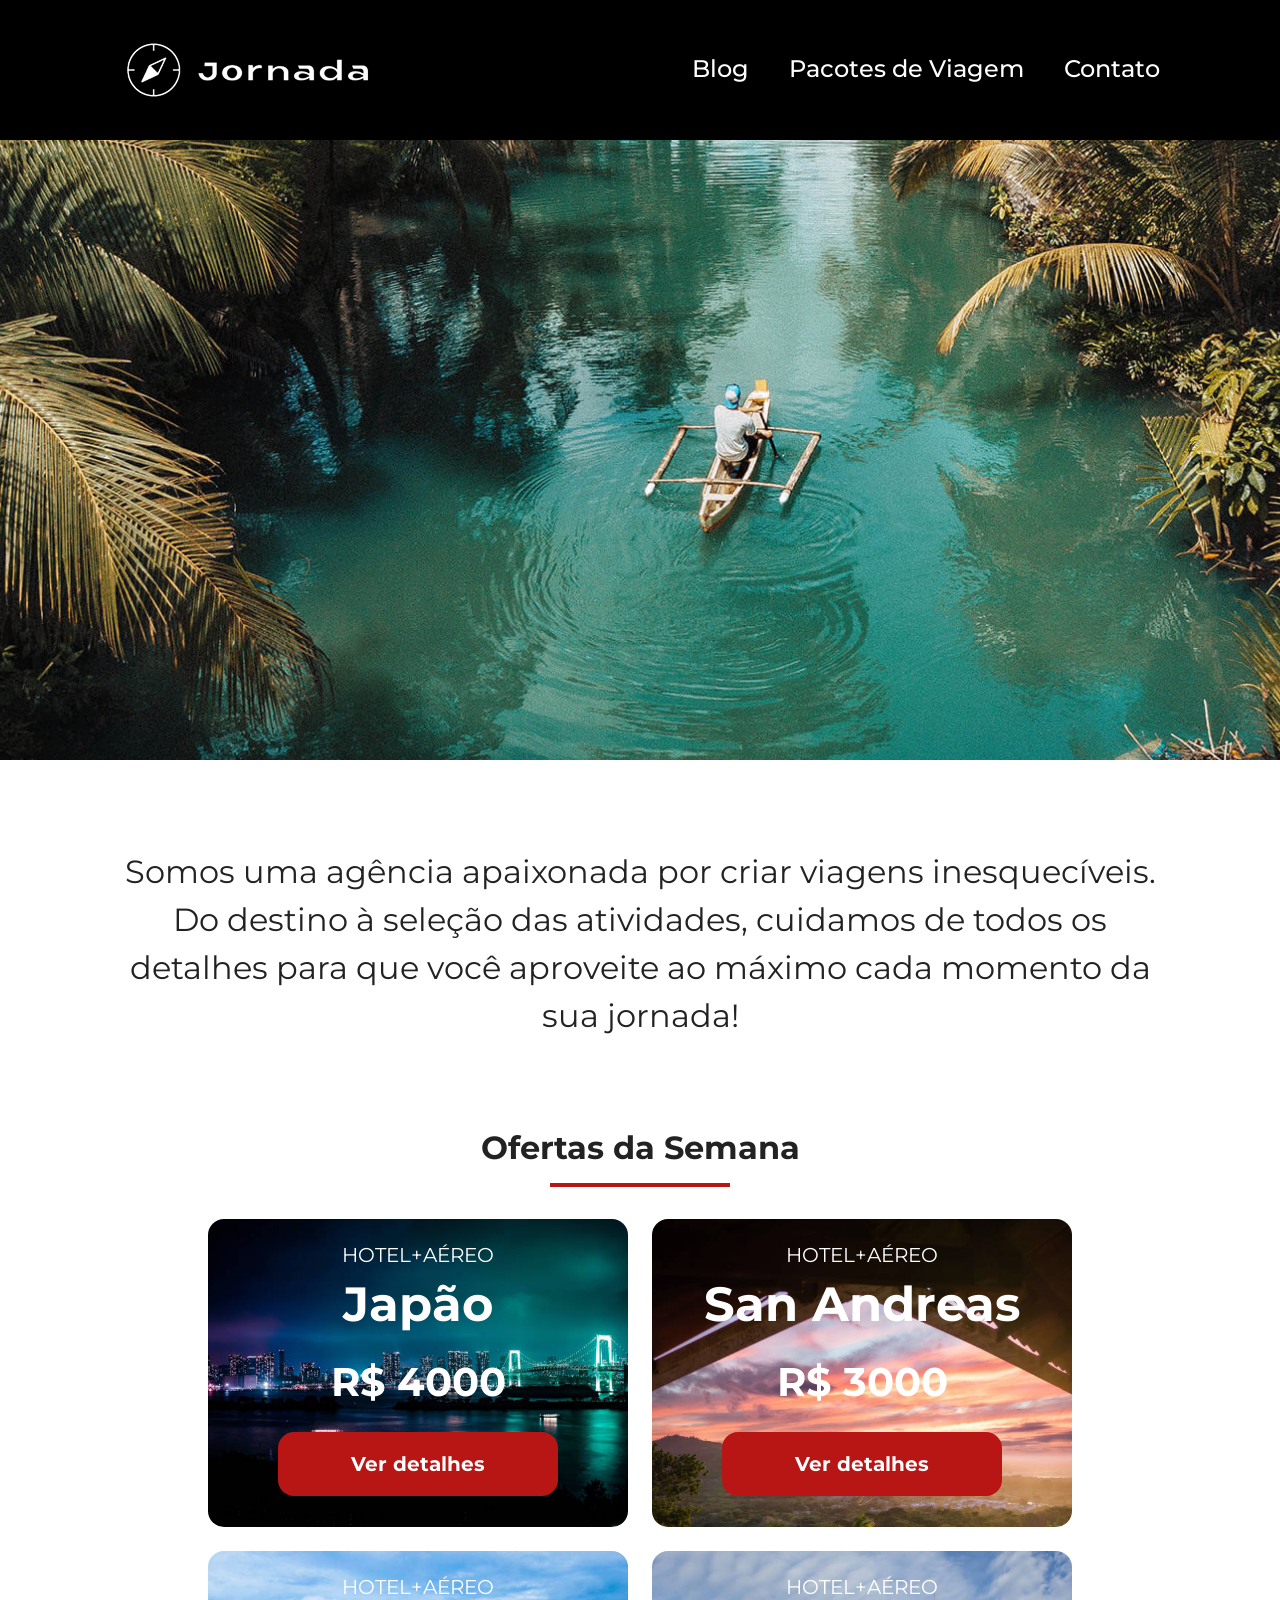
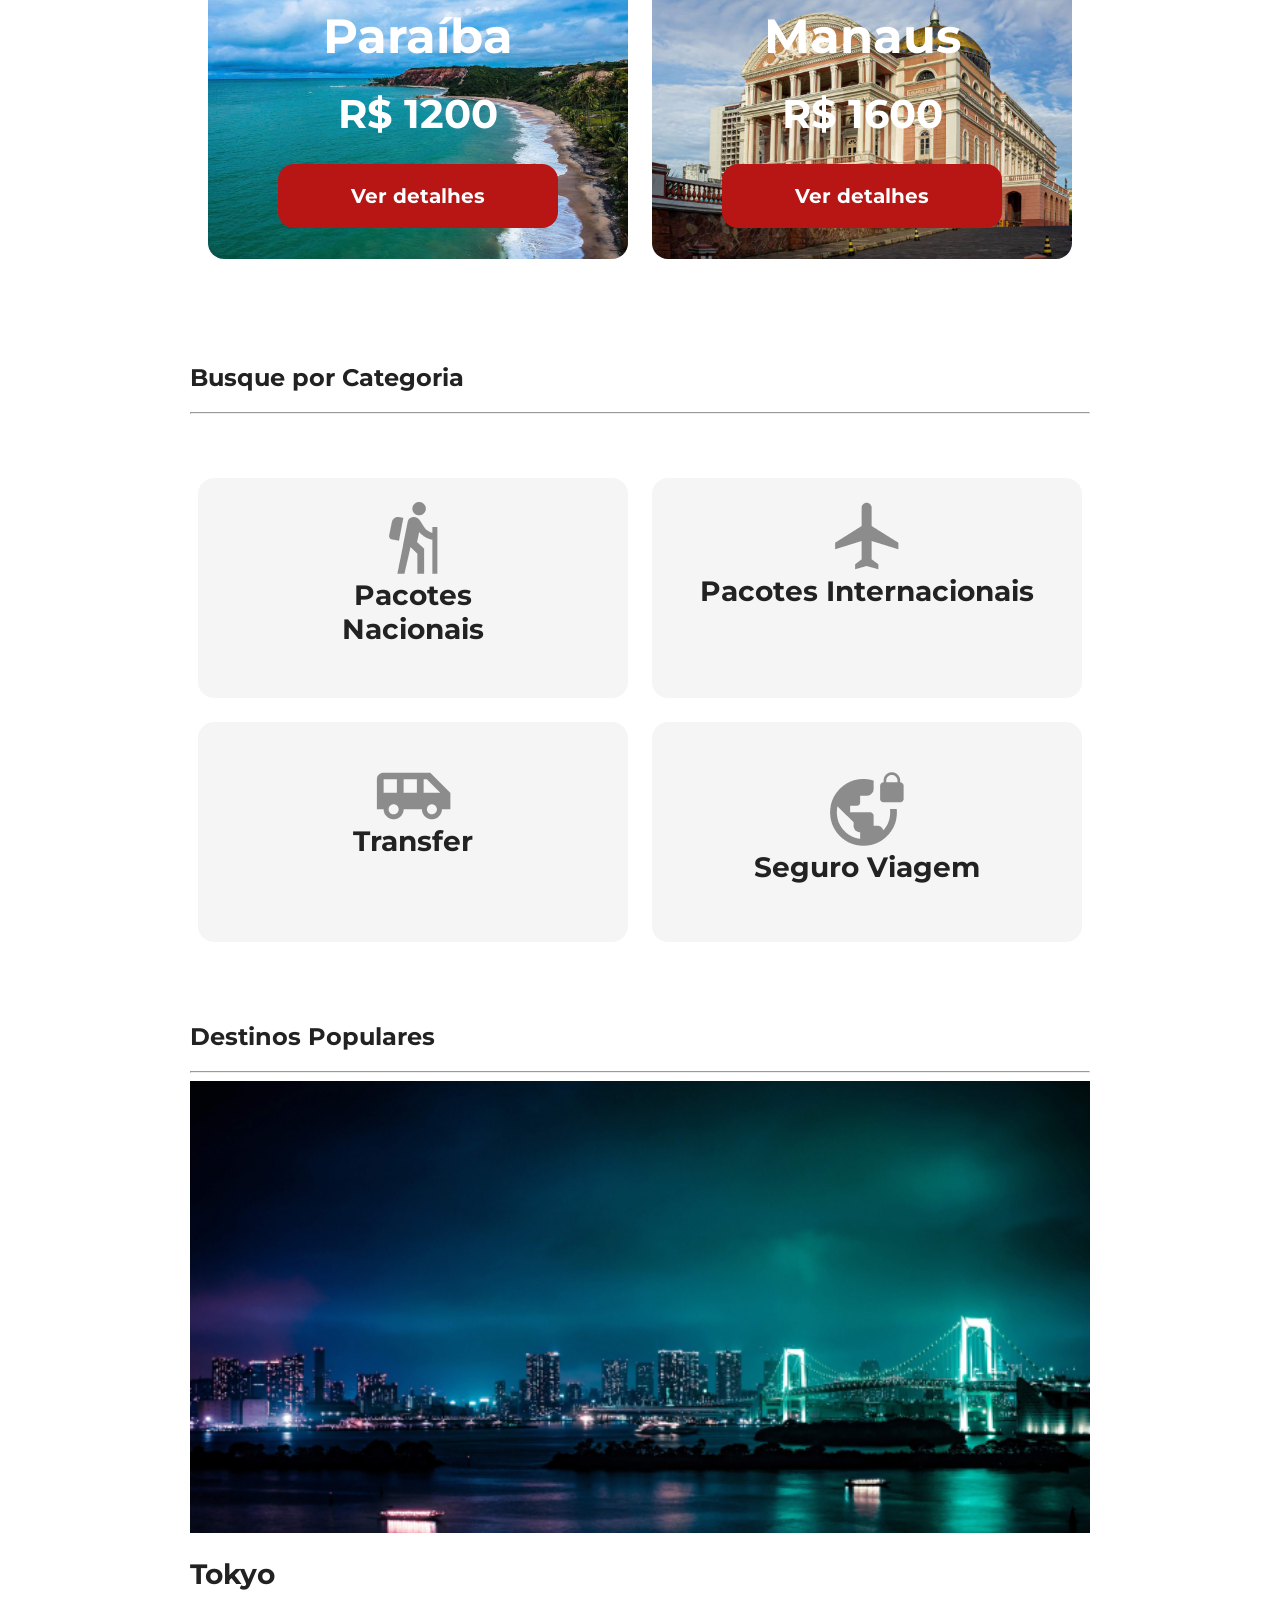
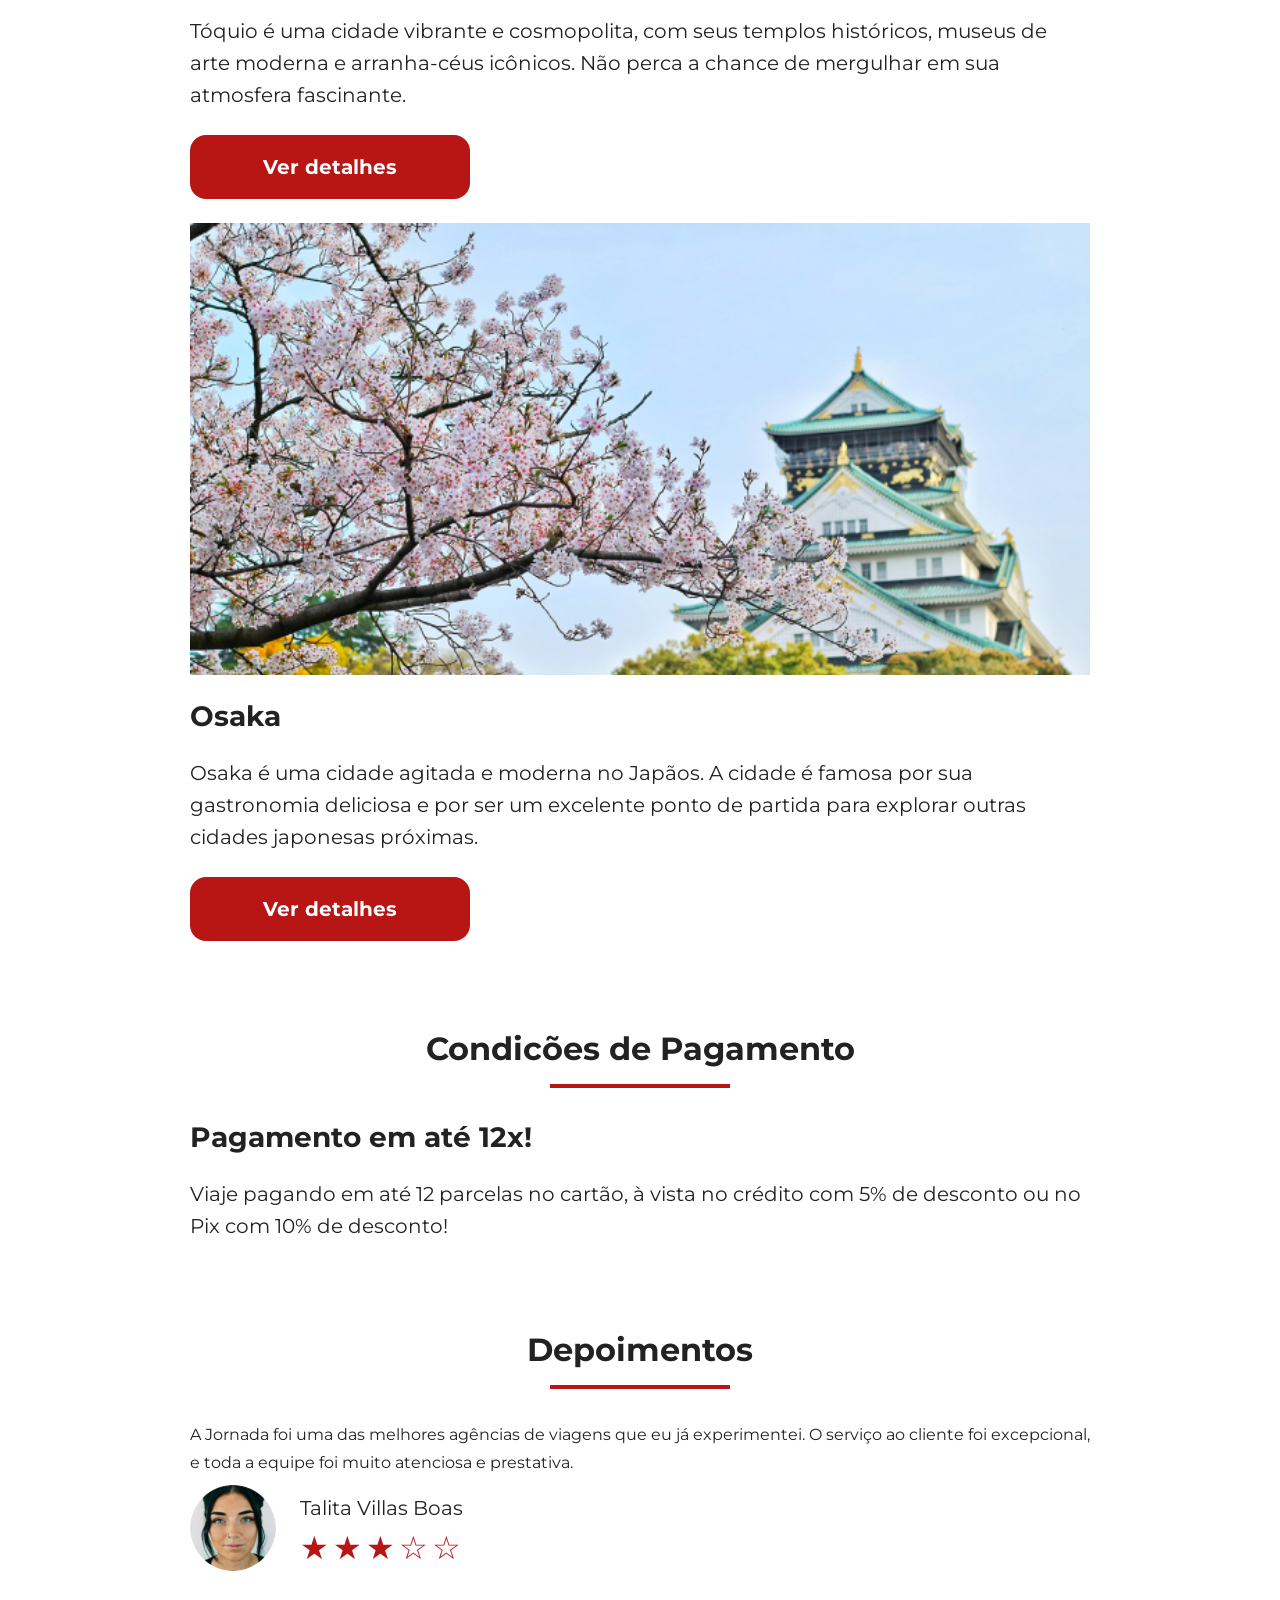
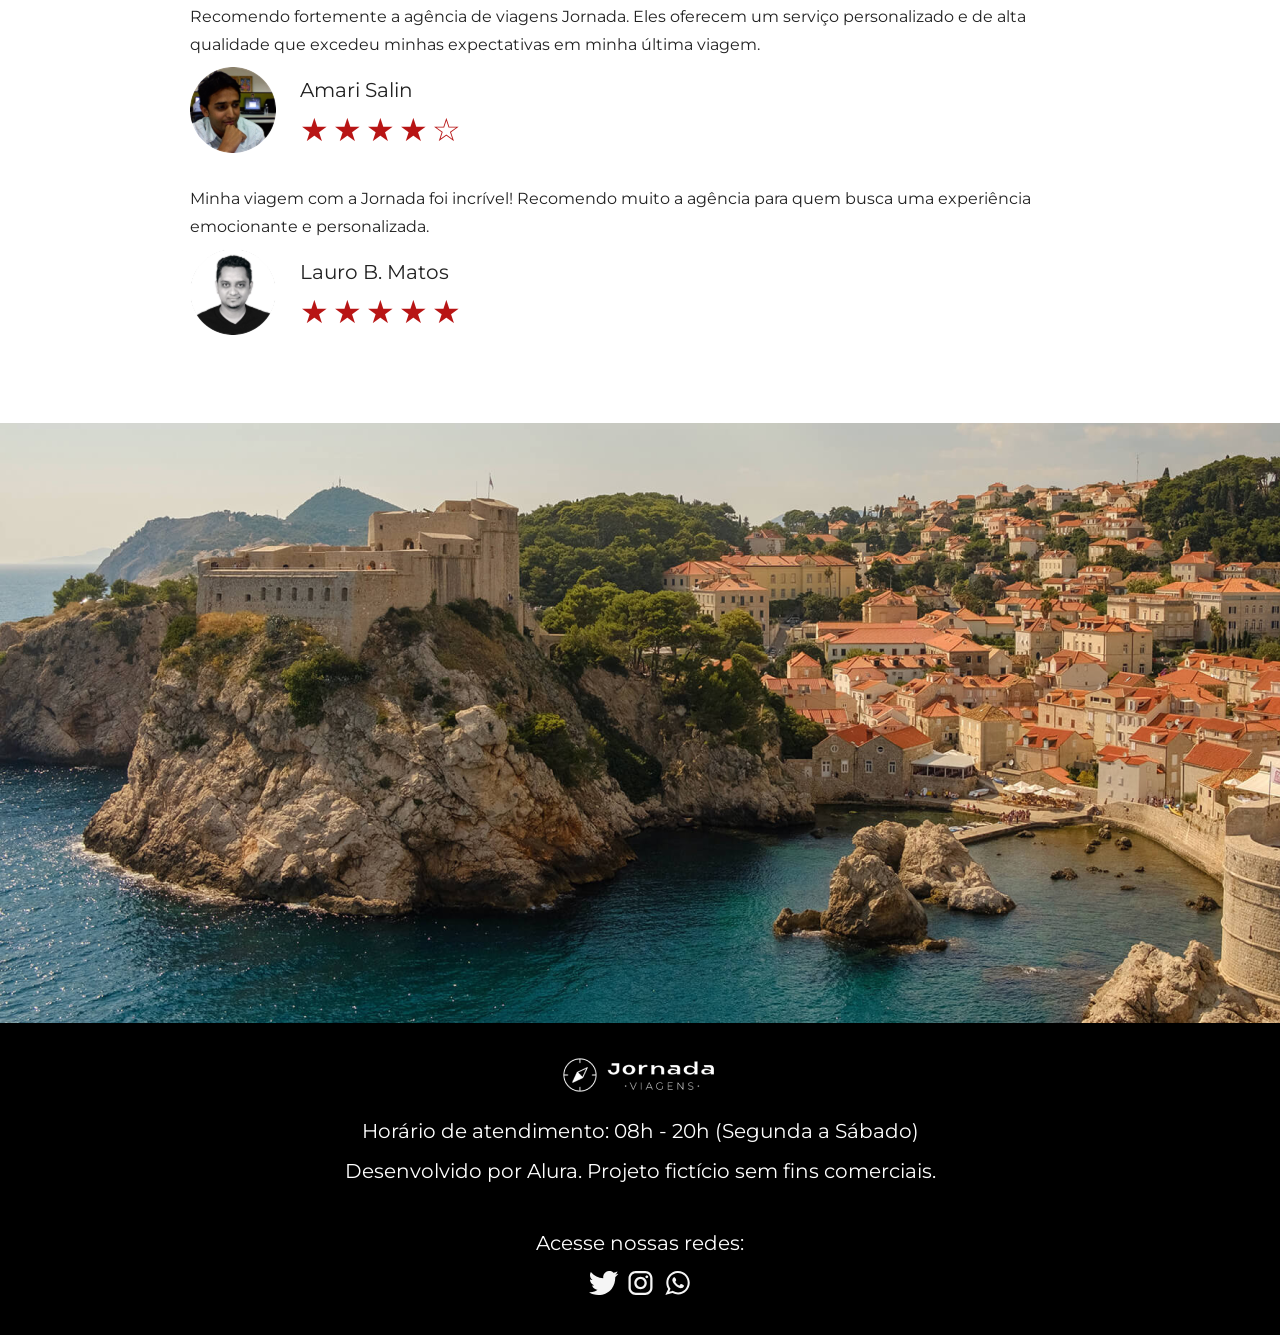
<file: index.html>
<!doctype html>
<html lang="pt-br">
  <head>
    <meta charset="UTF-8" />
    <meta name="viewport" content="width=device-width, initial-scale=1.0" />
    <meta
      name="description"
      content="Jornada Viagens, uma agência apaixonada por criar viagens inesquecíveis"
    />

    <meta name="og:title" content="Jornada Viagens" />
    <meta
      name="og:description"
      content="Joranda Viagens, uma agência apaixonada por criar viagens incríveis"
    />
    <meta
      name="og:image"
      content="https://tiagotardelli.github.io/jornada-viagens/assets/img/logo-footer.png"
    />
    <meta name="og:type" content="website" />
    <meta
      name="og:url"
      content="https://tiagotardelli.github.io/jornada-viagens"
    />

    <link rel="icon" href="favico.svg" type="xml/svg" />
    <link rel="stylesheet" href="./assets/css/style.css" />

    <title>Jornada de Viagens</title>
  </head>
  <body>
    <header class="main-header">
      <a class="logo" href="index.html" title="voltar para a página inicial">
        <img
          class="img-mobile"
          src="assets/img/bussola-jornada-branca.png"
          alt="Bússola do logo Jornada Viagens na cor branca"
        />
        <img
          class="img-desktop"
          src="assets/img/bussola-jornada-texto-branco.png"
          alt="Logo Jornada Viagem na cor branca"
        />
      </a>
      <div class="navigation-menu">
        <label for="menu">
          <img src="assets/img/menu.png" alt="menu" />
        </label>
        <input type="checkbox" id="menu" hidden />
        <nav>
          <ul class="list-links">
            <li><a href="#" title="Acessar Blog">Blog</a></li>
            <li>
              <a href="pacotes-de-viagem.html" title="Acessar Pacotes de Viagem"
                >Pacotes de Viagem</a
              >
            </li>
            <li><a href="#" title="Acessar Contato">Contato</a></li>
          </ul>
        </nav>
      </div>
    </header>
    <section class="hero">
      <div class="hero-img"></div>
      <h2>
        Somos uma agência apaixonada por criar viagens inesquecíveis. Do destino
        à seleção das atividades, cuidamos de todos os detalhes para que você
        aproveite ao máximo cada momento da sua jornada!
      </h2>
    </section>

    <section class="offers">
      <div class="section-title">
        <h2>Ofertas da Semana</h2>
        <hr />
      </div>

      <div class="offers-cards">
        <article class="card japao">
          <header>
            <p>HOTEL+AÉREO</p>
            <h3>
              Japão <br />
              <span>R$ 4000</span>
            </h3>
          </header>
          <footer>
            <a href="#" class="button">Ver detalhes</a>
          </footer>
        </article>

        <article class="card san-andreas">
          <header>
            <p>HOTEL+AÉREO</p>
            <h3>
              San Andreas <br />
              <span>R$ 3000</span>
            </h3>
          </header>
          <footer>
            <a href="#" class="button">Ver detalhes</a>
          </footer>
        </article>

        <article class="card paraiba">
          <header>
            <p>HOTEL+AÉREO</p>
            <h3>
              Paraíba <br />
              <span>R$ 1200</span>
            </h3>
          </header>
          <footer>
            <a href="#" class="button">Ver detalhes</a>
          </footer>
        </article>

        <article class="card manaus">
          <header>
            <p>HOTEL+AÉREO</p>
            <h3>
              Manaus <br />
              <span>R$ 1600</span>
            </h3>
          </header>
          <footer>
            <a href="#" class="button">Ver detalhes</a>
          </footer>
        </article>
      </div>
    </section>

    <section class="categories">
      <div class="section-tittle">
        <h2>Busque por Categoria</h2>
        <hr />
      </div>
      <div class="categories-cards">
        <a
          class="card"
          href="#"
          target="_blank"
          title="Busca pela categoria Pacotes Nacionais"
        >
          <img
            src="assets/img/icone-caminhada.png"
            alt="icone cinza representando uma pessoa fazendo tracking"
          />
          <h3 class="content-title">
            Pacotes <br />
            Nacionais
          </h3>
        </a>
        <a
          class="card"
          href="#"
          target="_blank"
          title="Busca pela categoria Pacotes Internacionais"
        >
          <img
            src="assets/img/icone-aviao.png"
            alt="icone cinza representando um avião"
          />
          <h3 class="content-title">Pacotes Internacionais</h3>
        </a>
        <a
          class="card single-line"
          href="#"
          target="_blank"
          title="Busca pela categoria Transfer"
        >
          <img
            src="assets/img/icone-onibus.png"
            alt="icone cinza representando um ônibus"
          />
          <h3 class="content-title">Transfer</h3>
        </a>
        <a
          class="card single-line"
          href="#"
          target="_blank"
          title="Busca pela categoria Seguro Viagem"
        >
          <img
            src="assets/img/icone-planeta.png"
            alt="icone cinza representando o planeta terra com um cadeado"
          />
          <h3 class="content-title">Seguro Viagem</h3>
        </a>
      </div>
    </section>

    <section class="destinations">
      <div class="section-tittle">
        <h2>Destinos Populares</h2>
        <hr />
      </div>
      <div class="destination-items">
        <article class="item tokyo">
          <header>
            <div class="img-item"></div>
            <h3 class="content-title">Tokyo</h3>
          </header>
          <p class="content-text">
            Tóquio é uma cidade vibrante e cosmopolita, com seus templos
            históricos, museus de arte moderna e arranha-céus icônicos. Não
            perca a chance de mergulhar em sua atmosfera fascinante.
          </p>
          <footer>
            <a
              href="#"
              class="button"
              target="_blank"
              title="Veja mais detalhes do destino Tokyo"
              >Ver detalhes</a
            >
          </footer>
        </article>

        <article class="item osaka">
          <header>
            <div class="img-item"></div>
            <h3 class="content-title">Osaka</h3>
          </header>
          <p class="content-text">
            Osaka é uma cidade agitada e moderna no Japãos. A cidade é famosa
            por sua gastronomia deliciosa e por ser um excelente ponto de
            partida para explorar outras cidades japonesas próximas.
          </p>
          <footer>
            <a
              href="#"
              class="button"
              target="_blank"
              title="Veja mais detalhes do destino Osaka"
              >Ver detalhes</a
            >
          </footer>
        </article>
      </div>
    </section>

    <section class="payments">
      <div class="section-title">
        <h2>Condicões de Pagamento</h2>
        <hr />
      </div>

      <div class="content-container">
        <div class="text-content">
          <h3 class="content-title">Pagamento em até 12x!</h3>
          <p class="content-text">
            Viaje pagando em até 12 parcelas no cartão, à vista no crédito com
            5% de desconto ou no Pix com 10% de desconto!
          </p>
        </div>
        <div class="image-galary">
          <div class="image first"></div>
          <div class="image second"></div>
          <div class="image thirdy colspan-2"></div>
        </div>
      </div>
    </section>

    <section class="testimonials">
      <div class="section-title">
        <h2>Depoimentos</h2>
        <hr />
      </div>
      <div class="testimonial-container">
        <article>
          <header>
            <p>
              A Jornada foi uma das melhores agências de viagens que eu já
              experimentei. O serviço ao cliente foi excepcional, e toda a
              equipe foi muito atenciosa e prestativa.
            </p>
          </header>
          <footer>
            <img
              src="assets/img/avatar-talita.png"
              alt="imagem de perfil da cliente Talita Villas Boas"
            />
            <div class="profile-content">
              <h3>Talita Villas Boas</h3>
              <div class="rating">
                <span class="star">&#9733;</span>
                <span class="star">&#9733;</span>
                <span class="star">&#9733;</span>
                <span class="star">&#9734;</span>
                <span class="star">&#9734;</span>
              </div>
            </div>
          </footer>
        </article>
        <article>
          <header>
            <p>
              Recomendo fortemente a agência de viagens Jornada. Eles oferecem
              um serviço personalizado e de alta qualidade que excedeu minhas
              expectativas em minha última viagem.
            </p>
          </header>

          <footer>
            <img
              src="assets/img/avatar-amari.png"
              alt="imagem de perfil da cliente Amari Salin"
            />
            <div class="profile-content">
              <h3>Amari Salin</h3>
              <div class="rating">
                <span class="star">&#9733;</span>
                <span class="star">&#9733;</span>
                <span class="star">&#9733;</span>
                <span class="star">&#9733;</span>
                <span class="star">&#9734;</span>
              </div>
            </div>
          </footer>
        </article>
        <article>
          <header>
            <p>
              Minha viagem com a Jornada foi incrível! Recomendo muito a agência
              para quem busca uma experiência emocionante e personalizada.
            </p>
          </header>

          <footer>
            <img
              src="assets/img/avatar-lauro.png"
              alt="imagem de perfil da cliente Lauro B. Matos"
            />
            <div class="profile-content">
              <h3>Lauro B. Matos</h3>
              <div class="rating">
                <span class="star">&#9733;</span>
                <span class="star">&#9733;</span>
                <span class="star">&#9733;</span>
                <span class="star">&#9733;</span>
                <span class="star">&#9733;</span>
              </div>
            </div>
          </footer>
        </article>
      </div>
    </section>

    <section class="bottom-hero">
      <div class="hero-img"></div>
    </section>
    <footer class="main-footer">
      <div class="footer-content">
        <img
          src="assets/img/logo-footer.png"
          alt="logo completo Jornada Viagens"
        />
        <p>Horário de atendimento: 08h - 20h (Segunda a Sábado)</p>
        <p>Desenvolvido por Alura. Projeto fictício sem fins comerciais.</p>
      </div>
      <div class="footer-social">
        <p>Acesse nossas redes:</p>
        <a href="#" target="_blank" title="Acesse o Twitter do Jornada Viagens"
          ><img
            src="assets/img/icone-twitter.svg"
            alt="icone do Twitter na cor branca"
        /></a>

        <a
          href="#"
          target="_blank"
          title="Acesse o Instagram do Jornada Viagens"
          ><img
            src="assets/img/icone-instagram.svg"
            alt="icone do Instagram na cor branca"
        /></a>

        <a href="#" target="_blank" title="Entre em contato através do whatsapp"
          ><img
            src="assets/img/icone-whatsapp.svg"
            alt="icone do whatsapp na cor branca"
        /></a>
      </div>
    </footer>
  </body>
</html>
</file>
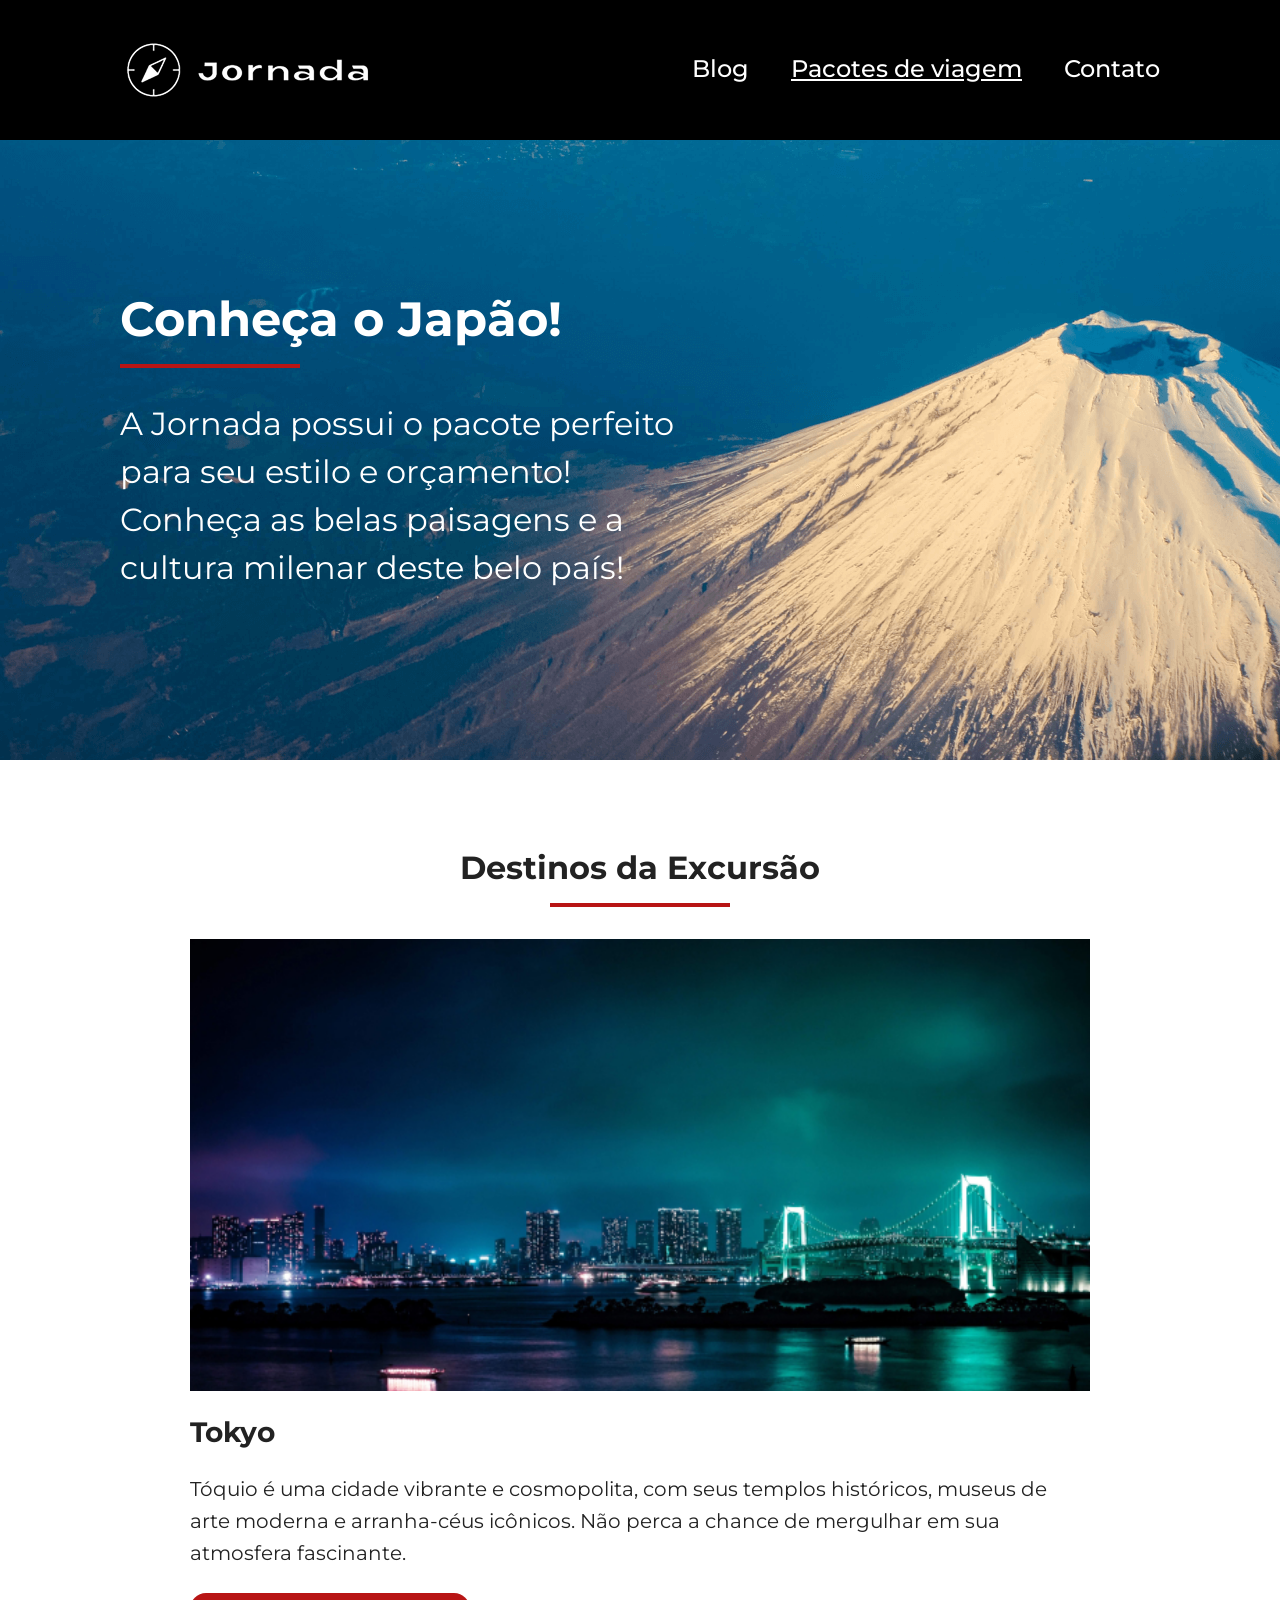
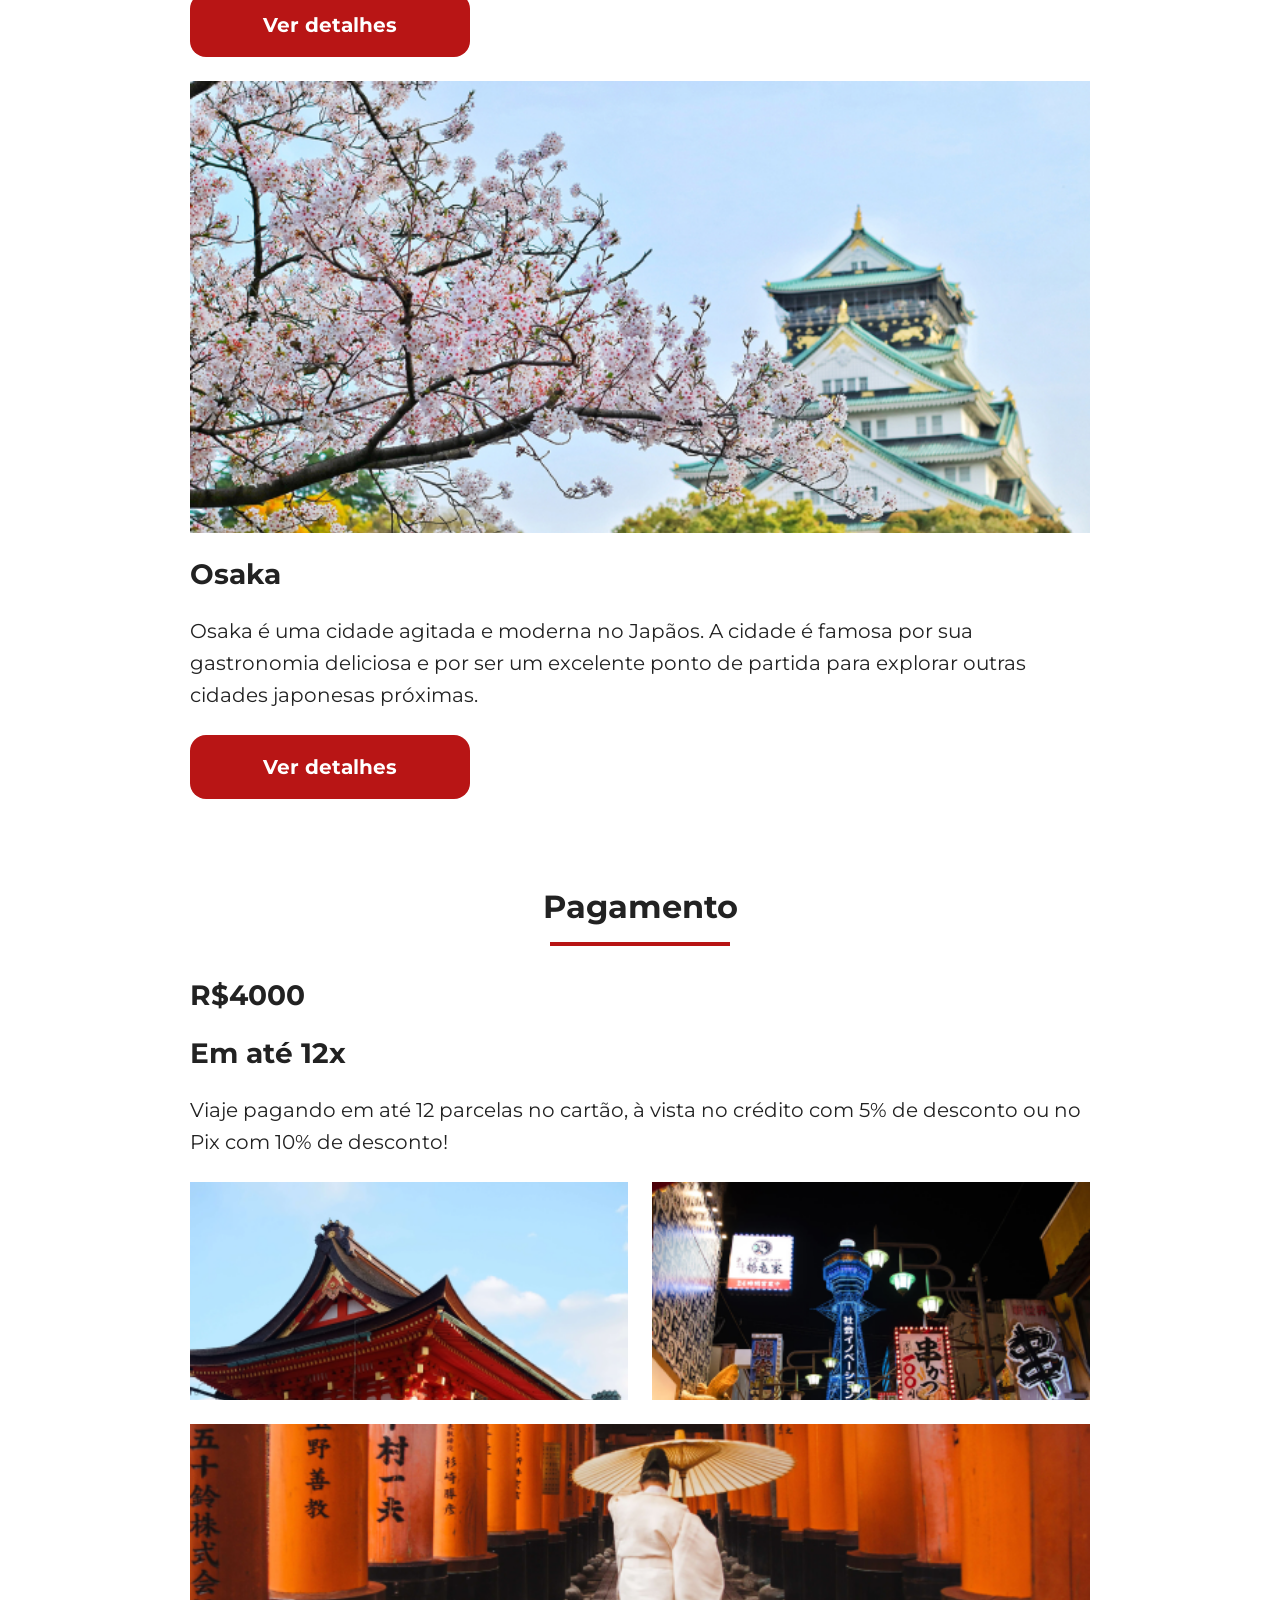
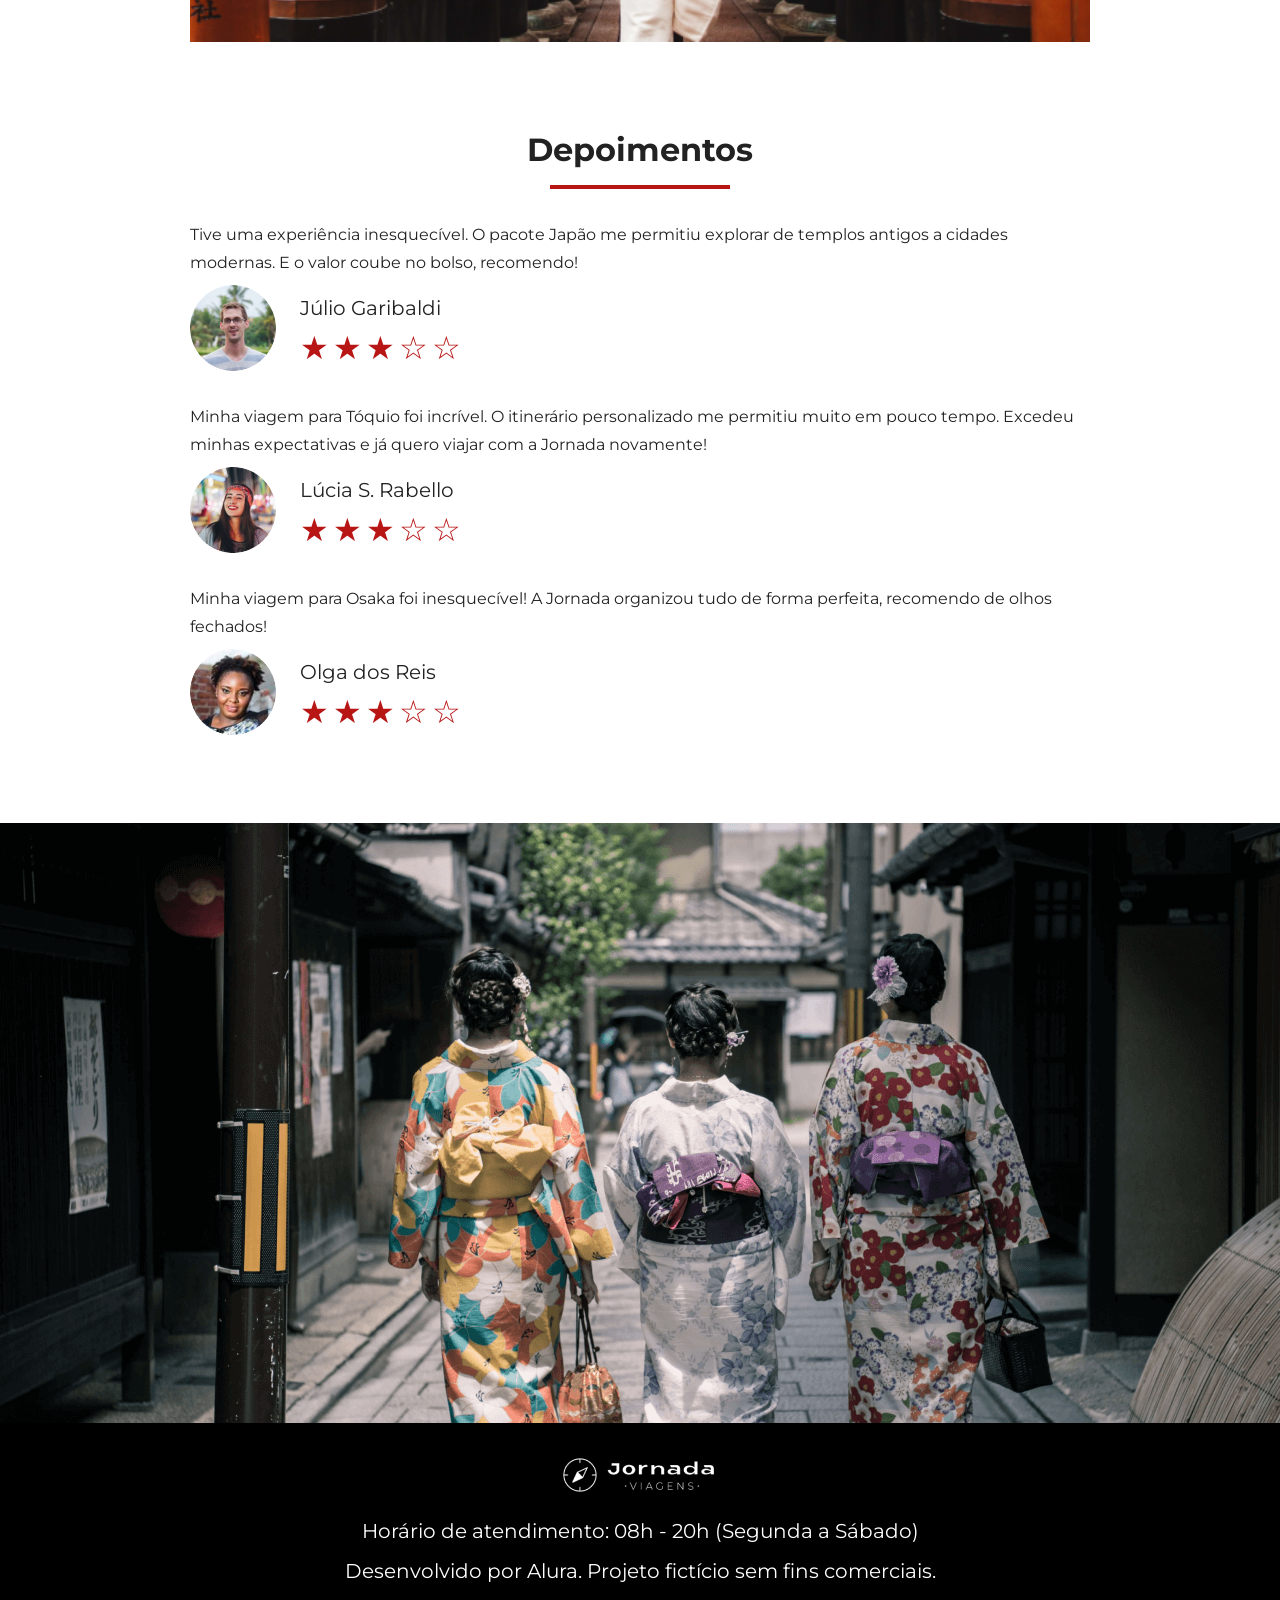
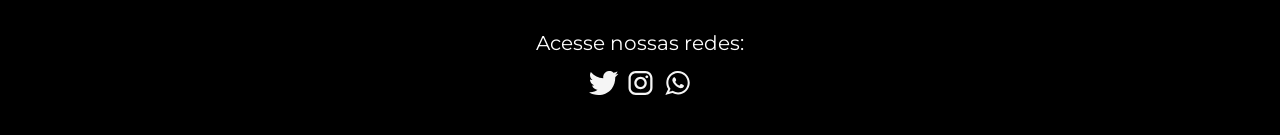
<file: pacotes-de-viagem.html>
<!doctype html>
<html lang="pt-br">
  <head>
    <meta charset="UTF-8" />
    <meta name="viewport" content="width=device-width, initial-scale=1.0" />
    <meta
      name="description"
      content="Jornada Viagens, uma agência apaixonada por criar viagens inesquecíveis"
    />

    <meta name="og:title" content="Jornada Viagens" />
    <meta
      name="og:description"
      content="Joranda Viagens, uma agência apaixonada por criar viagens incríveis"
    />
    <meta
      name="og:image"
      content="https://tiagotardelli.github.io/jornada-viagens/assets/img/logo-footer.png"
    />
    <meta name="og:type" content="website" />
    <meta
      name="og:url"
      content="https://tiagotardelli.github.io/jornada-viagens"
    />

    <link rel="icon" href="favico.svg" type="xml/svg" />
    <link rel="stylesheet" href="./assets/css/style.css" />

    <title>Jornada de Viagens - Pacotes de Viagem</title>
  </head>
  <body>
    <header class="main-header">
      <a class="logo" href="index.html" title="voltar para a página inicial">
        <img
          class="img-mobile"
          src="assets/img/bussola-jornada-branco.png"
          alt="Bussola do logo Jornada Viagens na cor branca"
        />
        <img
          class="img-desktop"
          src="assets/img/bussola-texto-jornada-branco.png"
          alt="Logo Jornada Viagens na cor branca"
        />
      </a>
      <div class="navigation-menu">
        <label for="menu">
          <img src="assets/img/menu.png" alt="menu" />
        </label>
        <input type="checkbox" id="menu" hidden />
        <nav>
          <ul class="list-links">
            <li>
              <a href="blog.html" target="_blank" title="Acessar Blog">Blog</a>
            </li>
            <li>
              <a
                class="active"
                href="pacotes-de-viagens.html"
                target="_blank"
                title="Acessar Pacotes de viagem"
                >Pacotes de viagem</a
              >
            </li>
            <li>
              <a href="contato.html" target="_blank" title="Acessar Contato"
                >Contato</a
              >
            </li>
          </ul>
        </nav>
      </div>
    </header>
    <section class="travel-packages hero">
      <div class="hero-img">
        <div class="hero-content">
          <h1>Conheça o Japão!</h1>
          <hr />
          <p>
            A Jornada possui o pacote perfeito para seu estilo e orçamento!
            Conheça as belas paisagens e a cultura milenar deste belo país!
          </p>
        </div>
      </div>
    </section>

    <section class="travel-packages destinations">
      <div class="section-title">
        <h2>Destinos da Excursão</h2>
        <hr />
      </div>
      <div class="destination-items">
        <article class="item tokyo">
          <header>
            <div class="img-item"></div>
            <h3 class="content-title">Tokyo</h3>
          </header>
          <p class="content-text">
            Tóquio é uma cidade vibrante e cosmopolita, com seus templos
            históricos, museus de arte moderna e arranha-céus icônicos. Não
            perca a chance de mergulhar em sua atmosfera fascinante.
          </p>
          <footer>
            <a
              href="#"
              class="button"
              target="_blank"
              title="Veja mais detalhes do destino Tokyo"
              >Ver detalhes</a
            >
          </footer>
        </article>
        <article class="item osaka">
          <header>
            <div class="img-item"></div>
            <h3 class="content-title">Osaka</h3>
          </header>
          <p class="content-text">
            Osaka é uma cidade agitada e moderna no Japãos. A cidade é famosa
            por sua gastronomia deliciosa e por ser um excelente ponto de
            partida para explorar outras cidades japonesas próximas.
          </p>
          <footer>
            <a
              href="#"
              class="button"
              target="_blank"
              title="Veja mais detalhes do destino Osaka"
              >Ver detalhes</a
            >
          </footer>
        </article>
      </div>
    </section>
    <section class="travel-packages payments">
      <div class="section-title">
        <h2>Pagamento</h2>
        <hr />
      </div>
      <div class="content-container">
        <div class="text-content">
          <h3 class="content-title">R$4000</h3>
          <h3 class="content-title">Em até 12x</h3>

          <p class="content-text">
            Viaje pagando em até 12 parcelas no cartão, à vista no crédito com
            5% de desconto ou no Pix com 10% de desconto!
          </p>
        </div>
        <div class="image-gallery">
          <div class="image first"></div>
          <div class="image second"></div>
          <div class="image thirdy colspan-2"></div>
        </div>
      </div>
    </section>
    <section class="testimonials">
      <div class="section-title">
        <h2>Depoimentos</h2>
        <hr />
      </div>
      <div class="testimonial-container">
        <article>
          <header>
            <p>
              Tive uma experiência inesquecível. O pacote Japão me permitiu
              explorar de templos antigos a cidades modernas. E o valor coube no
              bolso, recomendo!
            </p>
          </header>
          <footer>
            <img
              src="assets/img/travel-packages/avatar-julio.png"
              alt="imagem de perfil do cliente Júlio Garibaldi"
            />
            <div class="profile-content">
              <h3>Júlio Garibaldi</h3>
              <div class="rating">
                <span class="star">★</span>
                <span class="star">★</span>
                <span class="star">★</span>
                <span class="star">☆</span>
                <span class="star">☆</span>
              </div>
            </div>
          </footer>
        </article>
        <article>
          <header>
            <p>
              Minha viagem para Tóquio foi incrível. O itinerário personalizado
              me permitiu muito em pouco tempo. Excedeu minhas expectativas e já
              quero viajar com a Jornada novamente!
            </p>
          </header>
          <footer>
            <img
              src="assets/img/travel-packages/avatar-lucia.png"
              alt="imagem de perfil da cliente Lúcia S. Rabello"
            />
            <div class="profile-content">
              <h3>Lúcia S. Rabello</h3>
              <div class="rating">
                <span class="star">★</span>
                <span class="star">★</span>
                <span class="star">★</span>
                <span class="star">☆</span>
                <span class="star">☆</span>
              </div>
            </div>
          </footer>
        </article>
        <article>
          <header>
            <p>
              Minha viagem para Osaka foi inesquecível! A Jornada organizou tudo
              de forma perfeita, recomendo de olhos fechados!
            </p>
          </header>
          <footer>
            <img
              src="assets/img/travel-packages/avatar-olga.png"
              alt="imagem de perfil da cliente Olga dos Reis"
            />
            <div class="profile-content">
              <h3>Olga dos Reis</h3>
              <div class="rating">
                <span class="star">★</span>
                <span class="star">★</span>
                <span class="star">★</span>
                <span class="star">☆</span>
                <span class="star">☆</span>
              </div>
            </div>
          </footer>
        </article>
      </div>
    </section>
    <section class="travel-packages bottom-hero">
      <div class="hero-img"></div>
    </section>
    <footer class="main-footer">
      <div class="footer-content">
        <img
          src="assets/img/logo-footer.png"
          alt="logo completo Jornada Viagens"
        />
        <p>Horário de atendimento: 08h - 20h (Segunda a Sábado)</p>
        <p>Desenvolvido por Alura. Projeto fictício sem fins comerciais.</p>
      </div>
      <div class="footer-social">
        <p>Acesse nossas redes:</p>

        <a href="#" target="_blank" title="Acesse o Twitter do Jornada Viagens"
          ><img
            src="assets/img/icone-twitter.svg"
            alt="icone do Twitter na cor branca"
        /></a>

        <a
          href="#"
          target="_blank"
          title="Acesse o Instagram do Jornada Viagens"
          ><img
            src="assets/img/icone-instagram.svg"
            alt="icone do Instagram na cor branca"
        /></a>

        <a href="#" target="_blank" title="Entre em contato através do whatsapp"
          ><img
            src="assets/img/icone-whatsapp.svg"
            alt="icone do whatsapp na cor branca"
        /></a>
      </div>
    </footer>
  </body>
</html>
</file>
<file: assets/css/style.css>
@import url(global.css);
@import url(header.css);
@import url(hero.css);
@import url(offers.css);
@import url(categories.css);
@import url(destinations.css);
@import url(payments.css);
@import url(testimonials.css);
@import url(footer.css);
</file>
